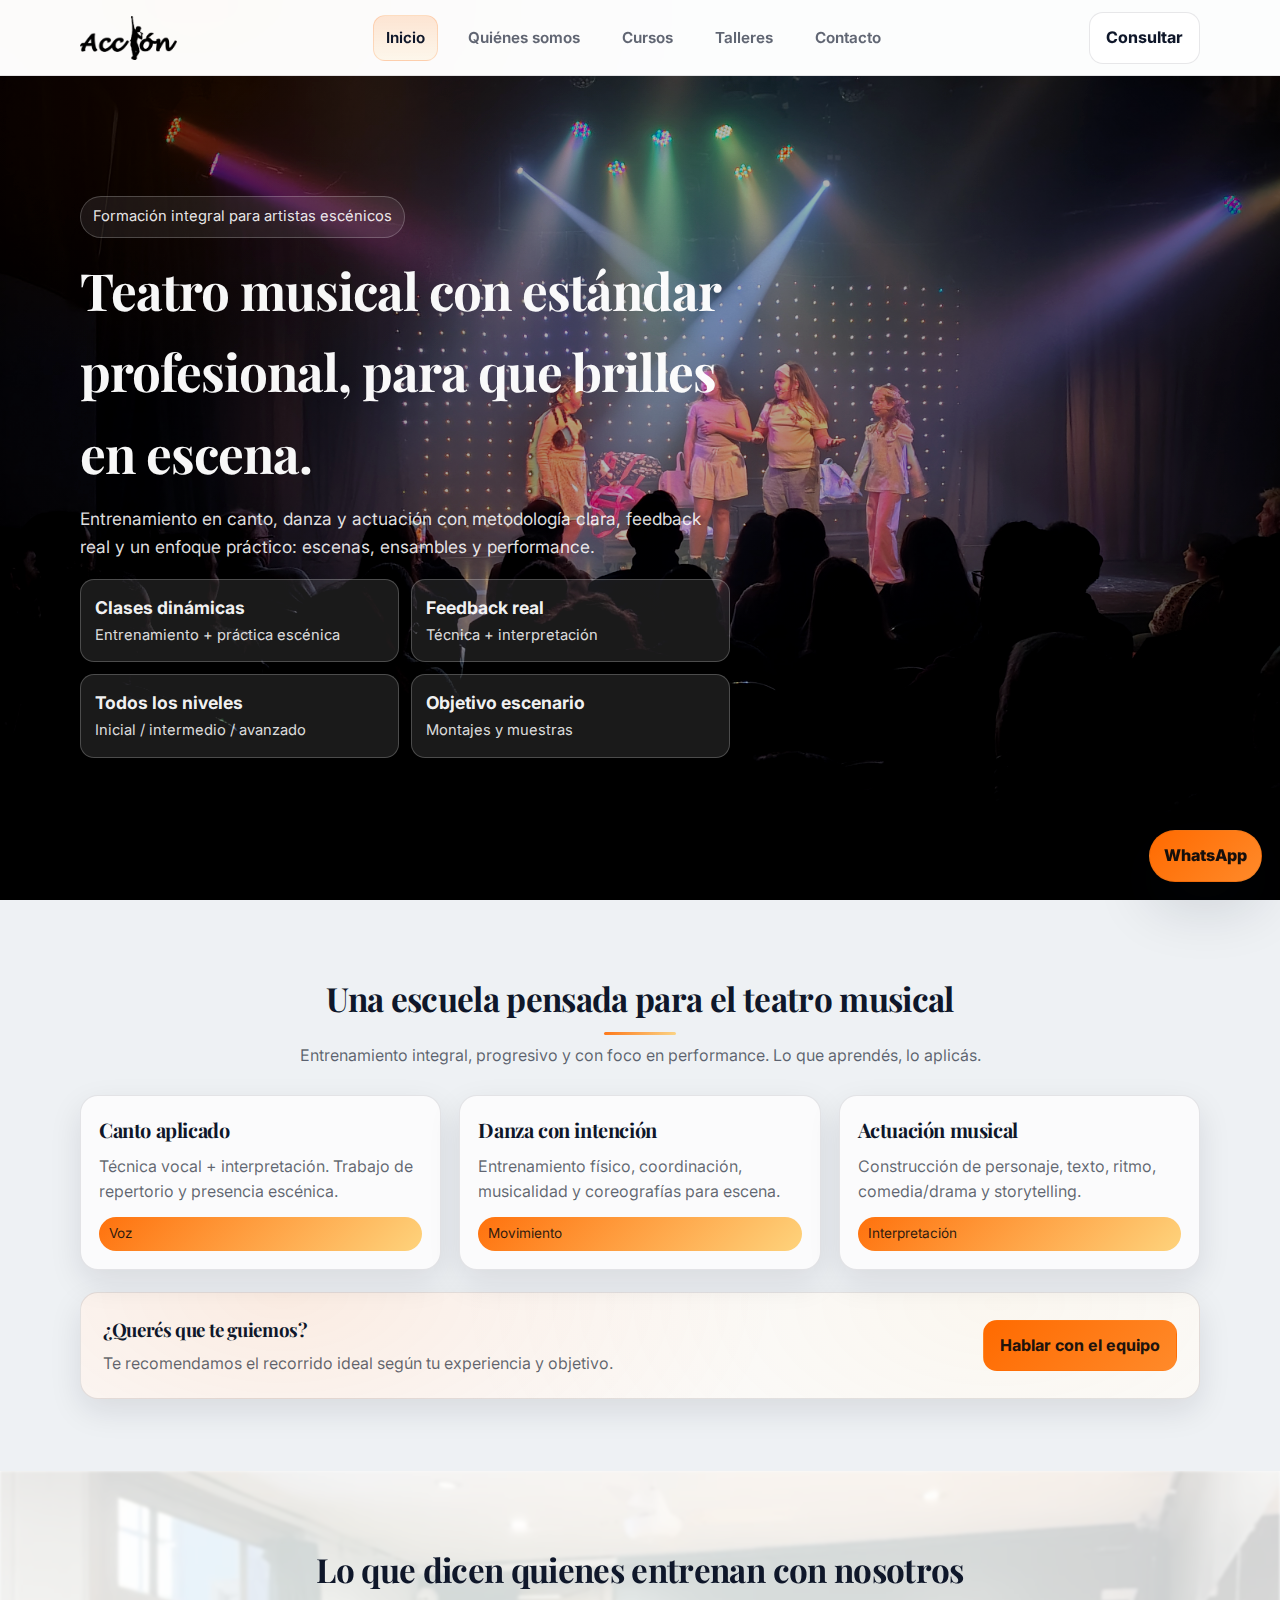
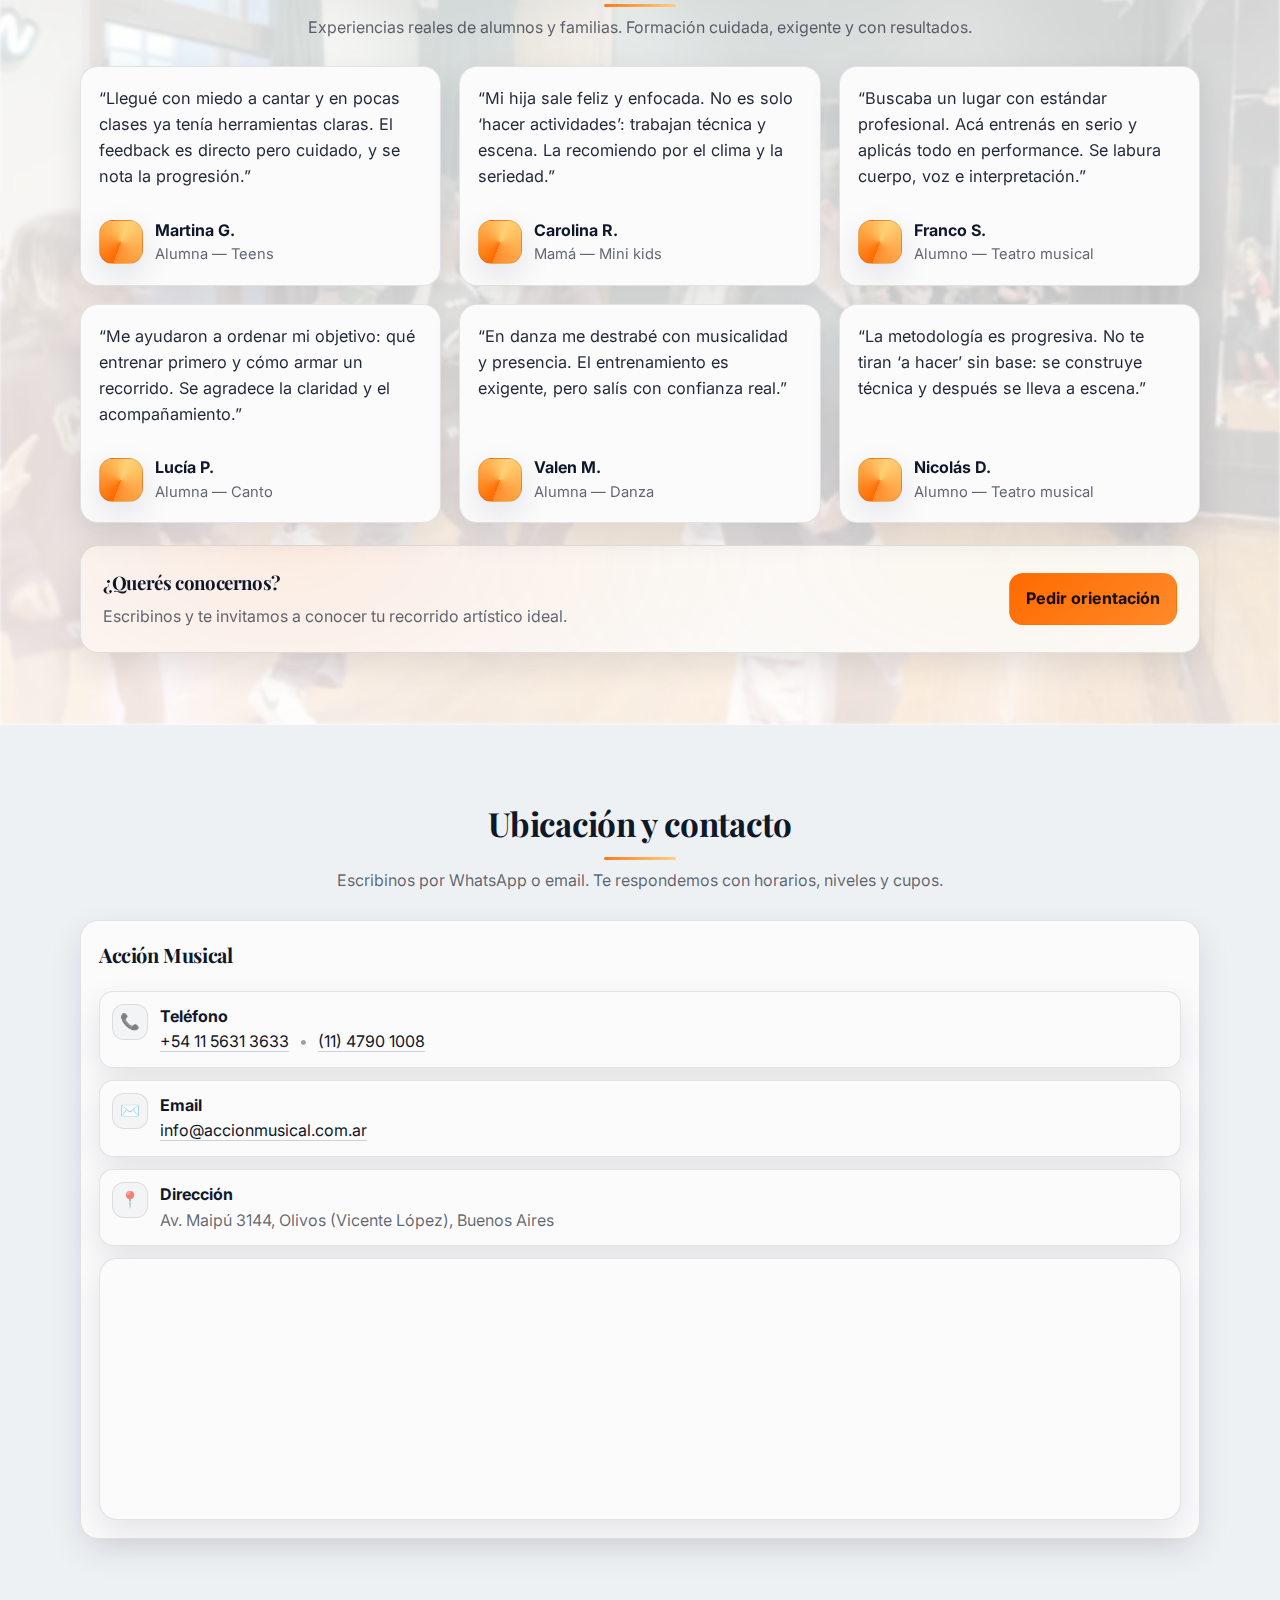
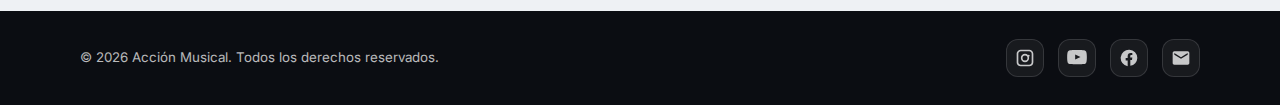
<file: index.html>
<!DOCTYPE html>
<html lang="es">

<head>
    <meta charset="UTF-8" />
    <meta name="viewport" content="width=device-width, initial-scale=1.0" />
    <title>Acción Musical | Teatro Musical en Buenos Aires</title>

    <link rel="preconnect" href="https://fonts.googleapis.com">
    <link rel="preconnect" href="https://fonts.gstatic.com" crossorigin>

    <link
        href="https://fonts.googleapis.com/css2?family=Inter:wght@400;600;700&family=Playfair+Display:wght@500;700&display=swap"
        rel="stylesheet">

    <link rel="stylesheet" href="styles.css" />
</head>

<body>
    <a class="wa-float" href="https://wa.me/541156313633" target="_blank" rel="noopener"
        aria-label="WhatsApp Acción Musical">
        WhatsApp
    </a>

    <header class="site-header">
        <div class="container header-inner">
            <a class="brand" href="index.html" aria-label="Acción Musical - Inicio">
                <img class="brand-logo" src="assets/images/accion-logo-completo-negro.png" alt="Acción Musical" />
            </a>

            <nav class="nav" aria-label="Navegación principal">
                <a href="index.html" aria-current="page">Inicio</a>
                <a href="pages/quienes-somos.html">Quiénes somos</a>
                <a href="pages/cursos.html">Cursos</a>
                <a href="pages/talleres.html">Talleres</a>
                <a href="pages/contacto.html">Contacto</a>
            </nav>

            <div class="header-actions">
                <a class="btn btn-ghost" href="pages/contacto.html">Consultar</a>
                <button class="menu-toggle" type="button" aria-label="Abrir menú" aria-expanded="false"
                    data-menu-toggle>
                    ☰
                </button>
            </div>
        </div>

        <div class="menu-panel" data-menu-panel>
            <div class="container" aria-label="Menú mobile">
                <a href="index.html" aria-current="page">Inicio</a>
                <a href="pages/quienes-somos.html">Quiénes somos</a>
                <a href="pages/cursos.html">Cursos</a>
                <a href="pages/talleres.html">Talleres</a>
                <a href="pages/contacto.html">Contacto</a>
            </div>
        </div>
    </header>

    <main>
        <section class="hero section--hero">
            <div class="container hero-grid">
                <div>
                    <span class="badge">Formación integral para artistas escénicos</span>
                    <h1>Teatro musical con estándar profesional, para que brilles en escena.</h1>
                    <p>
                        Entrenamiento en canto, danza y actuación con metodología clara, feedback real y un enfoque
                        práctico:
                        escenas, ensambles y performance.
                    </p>

                    <!-- <div class="hero-cta">
            <a class="btn btn-primary" href="pages/contacto.html">Inscribirme / Pedir info</a>
            <a class="btn btn-ghost" href="pages/cursos.html">Ver cursos</a>
          </div> -->

                    <div class="kpis" aria-label="Indicadores clave">
                        <div class="kpi">
                            <strong>Clases dinámicas</strong>
                            <span>Entrenamiento + práctica escénica</span>
                        </div>
                        <div class="kpi">
                            <strong>Feedback real</strong>
                            <span>Técnica + interpretación</span>
                        </div>
                        <div class="kpi">
                            <strong>Todos los niveles</strong>
                            <span>Inicial / intermedio / avanzado</span>
                        </div>
                        <div class="kpi">
                            <strong>Objetivo escenario</strong>
                            <span>Montajes y muestras</span>
                        </div>
                    </div>
                </div>

                <!-- <aside class="hero-card">
          <h3 style="margin:0 0 10px;">Tu primer paso</h3>
          <p style="margin:0;color:var(--muted);">
            Contanos tu edad, nivel y objetivos. Te sugerimos la mejor opción (curso o taller) y te pasamos horarios.
          </p>
          <div style="margin-top:14px; display:flex; gap:10px; flex-wrap:wrap;">
            <a class="btn btn-primary" href="pages/contacto.html">Quiero asesoramiento</a>
            <a class="btn btn-ghost" href="pages/talleres.html">Ver talleres</a>
          </div>
          <p class="help" style="margin-bottom:0;">
            Respuesta rápida y clara. Sin vueltas.
          </p>
        </aside> -->
            </div>
        </section>

        <section class="section section--dark">
            <div class="container">
                <div class="section-title">
                    <h2>Una escuela pensada para el teatro musical</h2>
                    <p>Entrenamiento integral, progresivo y con foco en performance. Lo que aprendés, lo aplicás.</p>
                </div>

                <div class="grid">
                    <article class="card">
                        <h3>Canto aplicado</h3>
                        <p>Técnica vocal + interpretación. Trabajo de repertorio y presencia escénica.</p>
                        <span class="tag">Voz</span>
                    </article>

                    <article class="card">
                        <h3>Danza con intención</h3>
                        <p>Entrenamiento físico, coordinación, musicalidad y coreografías para escena.</p>
                        <span class="tag">Movimiento</span>
                    </article>

                    <article class="card">
                        <h3>Actuación musical</h3>
                        <p>Construcción de personaje, texto, ritmo, comedia/drama y storytelling.</p>
                        <span class="tag">Interpretación</span>
                    </article>
                </div>

                <div style="margin-top:22px;" class="cta-band">
                    <div>
                        <h3 style="margin:0 0 6px;">¿Querés que te guiemos?</h3>
                        <p style="margin:0;color:var(--muted);">Te recomendamos el recorrido ideal según tu experiencia
                            y objetivo.</p>
                    </div>
                    <a class="btn btn-primary" href="pages/contacto.html">Hablar con el equipo</a>
                </div>
            </div>
        </section>

        <section class="section section--video" aria-label="Testimonios de estudiantes">
            <video class="bg-video" autoplay muted loop playsinline preload="metadata">
                <source src="assets/video/accion-index.mp4" type="video/mp4" />
            </video>

            <div class="container">
                <div class="section-title">
                    <h2>Lo que dicen quienes entrenan con nosotros</h2>
                    <p>Experiencias reales de alumnos y familias. Formación cuidada, exigente y con resultados.</p>
                </div>

                <div class="grid grid-3">
                    <article class="card testimonial">
                        <p class="quote">
                            “Llegué con miedo a cantar y en pocas clases ya tenía herramientas claras. El feedback es
                            directo pero
                            cuidado, y se nota la progresión.”
                        </p>
                        <div class="who">
                            <span class="avatar" aria-hidden="true"></span>
                            <div>
                                <strong>Martina G.</strong>
                                <span>Alumna — Teens</span>
                            </div>
                        </div>
                    </article>

                    <article class="card testimonial">
                        <p class="quote">
                            “Mi hija sale feliz y enfocada. No es solo ‘hacer actividades’: trabajan técnica y escena.
                            La recomiendo por el clima y la seriedad.”
                        </p>
                        <div class="who">
                            <span class="avatar" aria-hidden="true"></span>
                            <div>
                                <strong>Carolina R.</strong>
                                <span>Mamá — Mini kids</span>
                            </div>
                        </div>
                    </article>

                    <article class="card testimonial">
                        <p class="quote">
                            “Buscaba un lugar con estándar profesional. Acá entrenás en serio y aplicás todo en
                            performance. Se
                            labura cuerpo, voz e interpretación.”
                        </p>
                        <div class="who">
                            <span class="avatar" aria-hidden="true"></span>
                            <div>
                                <strong>Franco S.</strong>
                                <span>Alumno — Teatro musical</span>
                            </div>
                        </div>
                    </article>

                    <article class="card testimonial">
                        <p class="quote">
                            “Me ayudaron a ordenar mi objetivo: qué entrenar primero y cómo armar un recorrido. Se
                            agradece la claridad
                            y el acompañamiento.”
                        </p>
                        <div class="who">
                            <span class="avatar" aria-hidden="true"></span>
                            <div>
                                <strong>Lucía P.</strong>
                                <span>Alumna — Canto</span>
                            </div>
                        </div>
                    </article>

                    <article class="card testimonial">
                        <p class="quote">
                            “En danza me destrabé con musicalidad y presencia. El entrenamiento es exigente, pero salís
                            con confianza
                            real.”
                        </p>
                        <div class="who">
                            <span class="avatar" aria-hidden="true"></span>
                            <div>
                                <strong>Valen M.</strong>
                                <span>Alumna — Danza</span>
                            </div>
                        </div>
                    </article>

                    <article class="card testimonial">
                        <p class="quote">
                            “La metodología es progresiva. No te tiran ‘a hacer’ sin base: se construye técnica y
                            después se lleva a
                            escena.”
                        </p>
                        <div class="who">
                            <span class="avatar" aria-hidden="true"></span>
                            <div>
                                <strong>Nicolás D.</strong>
                                <span>Alumno — Teatro musical</span>
                            </div>
                        </div>
                    </article>
                </div>

                <div style="margin-top:22px;" class="cta-band">
                    <div>
                        <h3 style="margin:0 0 6px;">¿Querés conocernos?</h3>
                        <p style="margin:0;color:var(--muted);">Escribinos y te invitamos a conocer tu recorrido
                            artístico ideal.</p>
                    </div>
                    <a class="btn btn-primary" href="pages/contacto.html">Pedir orientación</a>
                </div>
            </div>
        </section>
    </main>

    <section class="section section--dark">
        <div class="container">
            <div class="section-title">
                <h2>Ubicación y contacto</h2>
                <p>Escribinos por WhatsApp o email. Te respondemos con horarios, niveles y cupos.</p>
            </div>
            
            <div class="contact-grid">
                <div class="card contact-card">
                    <h3 style="margin:0 0 10px;">Acción Musical</h3>
                    
                    <div class="contact-list" role="list">
                        
                        <div class="contact-item" role="listitem">
                            <span class="icon" aria-hidden="true">📞</span>
                            <div>
                                <strong>Teléfono</strong>
                                <span>
                                    <a href="tel:+541156313633">+54 11 5631 3633</a>
                                    <span class="muted-sep">•</span>
                                    <a href="tel:+541147901008">(11) 4790 1008</a>
                                </span>
                            </div>
                        </div>
                        
                        <div class="contact-item" role="listitem">
                            <span class="icon" aria-hidden="true">✉️</span>
                            <div>
                                <strong>Email</strong>
                                <span><a href="mailto:info@accionmusical.com.ar">info@accionmusical.com.ar</a></span>
                            </div>
                        </div>
                        <div class="contact-item" role="listitem">
                            <span class="icon" aria-hidden="true">📍</span>
                            <div>
                                <strong>Dirección</strong>
                                <span>Av. Maipú 3144, Olivos (Vicente López), Buenos Aires</span>
                            </div>
                        </div>
                        <div class="map-embed" aria-label="Mapa de Acción Musical">
                            <iframe title="Mapa - Acción Musical" loading="lazy" referrerpolicy="no-referrer-when-downgrade"
                                src="https://www.google.com/maps?q=Av.%20Maip%C3%BA%203144,%20Olivos,%20Buenos%20Aires&output=embed">
                            </iframe>
                        </div>
                    </div>

                    <!-- <div class="contact-actions">
                        <a class="btn btn-primary" href="https://wa.me/541156313633" target="_blank"
                            rel="noopener">WhatsApp</a>
                        <a class="btn btn-ghost" href="pages/contacto.html">Formulario</a>
                        <a class="btn btn-ghost" href="mailto:info@accionmusical.com.ar">Email</a>
                    </div>

                    <p class="help" style="margin:12px 0 0;">
                        Tip: contanos edad, experiencia y objetivo (hobby, formación, audiciones) y te guiamos.
                    </p> -->
                </div>


                <!-- <div class="map-mini">
                    <div class="mini-kpi">
                        <strong>Respuesta rápida</strong>
                        <span>WhatsApp / Email</span>
                    </div>
                    <div class="mini-kpi">
                        <strong>Orientación</strong>
                        <span>Curso o taller ideal</span>
                    </div>
                </div> -->
            </div>
        </div>
    </section>

    <footer class="footer">
        <div class="container footer-inner">
            <small>© <span data-year></span> Acción Musical. Todos los derechos reservados.</small>

            <div class="footer-socials" aria-label="Redes sociales">
                <a href="https://www.instagram.com/accionmusical" target="_blank" rel="noopener noreferrer"
                    aria-label="Instagram">
                    <svg viewBox="0 0 24 24" aria-hidden="true">
                        <path
                            d="M7 2C4.2 2 2 4.2 2 7v10c0 2.8 2.2 5 5 5h10c2.8 0 5-2.2 5-5V7c0-2.8-2.2-5-5-5H7zm10 2c1.7 0 3 1.3 3 3v10c0 1.7-1.3 3-3 3H7c-1.7 0-3-1.3-3-3V7c0-1.7 1.3-3 3-3h10zm-5 3a5 5 0 100 10 5 5 0 000-10zm0 2a3 3 0 110 6 3 3 0 010-6zm4.5-.9a1.1 1.1 0 100 2.2 1.1 1.1 0 000-2.2z" />
                    </svg>
                </a>

                <a href="https://www.youtube.com/@AccionContenidos" target="_blank" rel="noopener noreferrer"
                    aria-label="YouTube">
                    <svg viewBox="0 0 24 24" aria-hidden="true">
                        <path
                            d="M23.5 6.2s-.2-1.7-.9-2.4c-.9-.9-1.9-.9-2.4-1C16.9 2.5 12 2.5 12 2.5h0s-4.9 0-8.2.3c-.5.1-1.5.1-2.4 1-.7.7-.9 2.4-.9 2.4S.2 8.2.2 10.1v1.8c0 1.9.3 3.9.3 3.9s.2 1.7.9 2.4c.9.9 2.1.9 2.6 1 1.9.2 8 .3 8 .3s4.9 0 8.2-.3c.5-.1 1.5-.1 2.4-1 .7-.7.9-2.4.9-2.4s.3-2 .3-3.9v-1.8c0-1.9-.3-3.9-.3-3.9zM9.8 13.9V7.9l6.4 3-6.4 3z" />
                    </svg>
                </a>

                <a href="https://www.facebook.com/accionmusical" target="_blank" rel="noopener noreferrer"
                    aria-label="Facebook">
                    <svg viewBox="0 0 24 24" aria-hidden="true">
                        <path
                            d="M22 12a10 10 0 10-11.6 9.9v-7H8v-2.9h2.4V9.8c0-2.4 1.4-3.7 3.6-3.7 1 0 2 .1 2 .1v2.2h-1.1c-1.1 0-1.4.7-1.4 1.4v1.7H16l-.4 2.9h-2v7A10 10 0 0022 12z" />
                    </svg>
                </a>

                <a href="mailto:info@accionmusical.com.ar" aria-label="Email">
                    <svg viewBox="0 0 24 24" aria-hidden="true">
                        <path
                            d="M20 4H4c-1.1 0-2 .9-2 2v12c0 1.1.9 2 2 2h16c1.1 0 2-.9 2-2V6c0-1.1-.9-2-2-2zm0 4l-8 5-8-5V6l8 5 8-5v2z" />
                    </svg>
                </a>
            </div>
        </div>
    </footer>

    <script src="script.js"></script>
</body>

</html>
</file>
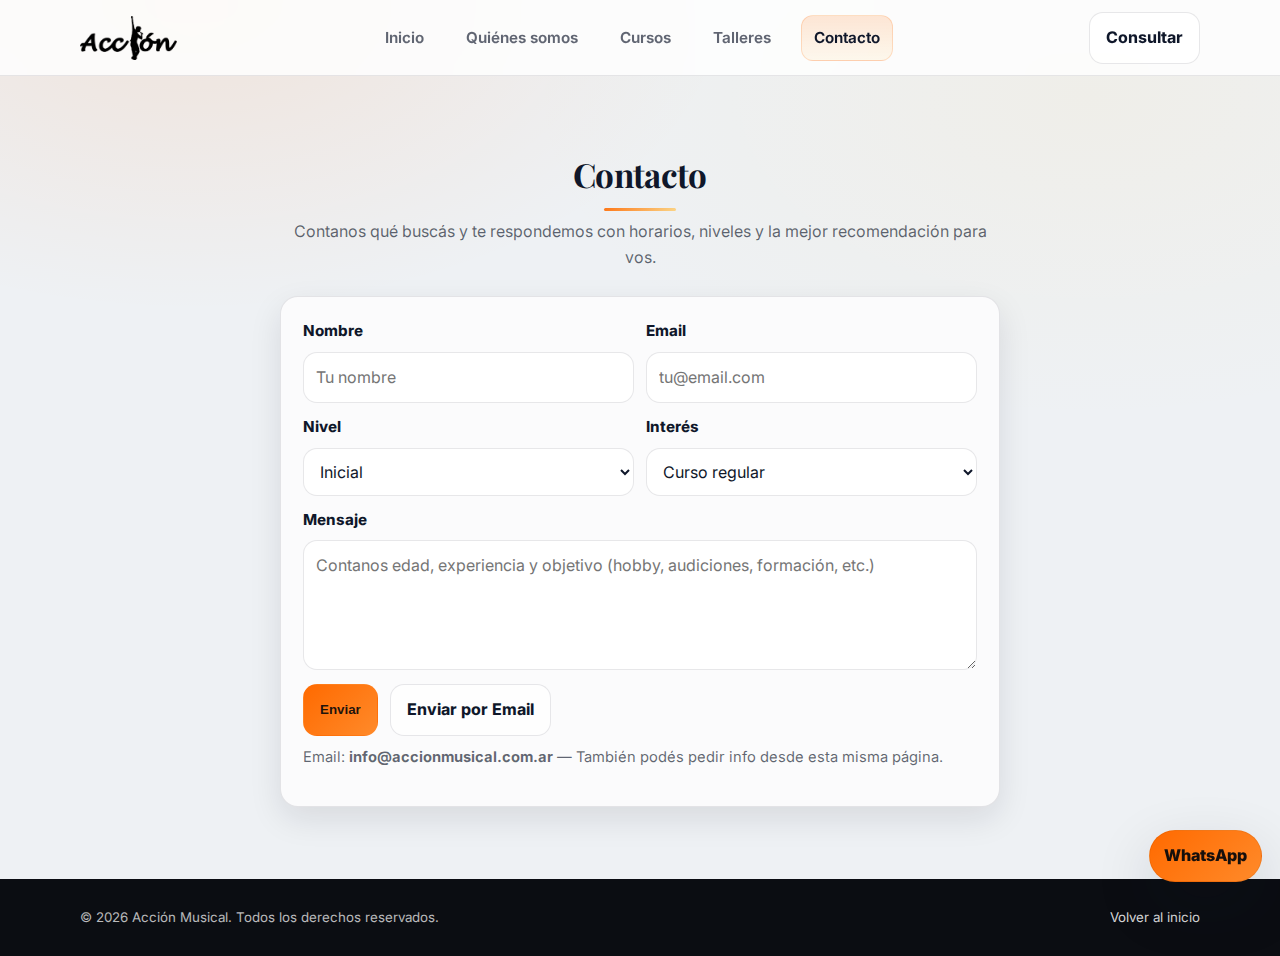
<file: pages/contacto.html>
<!DOCTYPE html>
<html lang="es">

<head>
  <meta charset="UTF-8" />
  <meta name="viewport" content="width=device-width, initial-scale=1.0" />
  <title>Acción Musical | Contacto</title>

  <link rel="preconnect" href="https://fonts.googleapis.com">
  <link rel="preconnect" href="https://fonts.gstatic.com" crossorigin>
  <link
    href="https://fonts.googleapis.com/css2?family=Inter:wght@400;600;700&family=Playfair+Display:wght@500;700&display=swap"
    rel="stylesheet">
  <link rel="stylesheet" href="../styles.css" />
</head>

<body>
  <a class="wa-float" href="https://wa.me/541156313633" target="_blank" rel="noopener"
    aria-label="WhatsApp Acción Musical">
    WhatsApp
  </a>

  <header class="site-header">
    <div class="container header-inner">
      <a class="brand" href="./../index.html" aria-label="Acción Musical - Inicio">
        <img class="brand-logo" src="/assets/images/accion-logo-completo-negro.png" alt="Acción Musical" />
      </a>

      <nav class="nav" aria-label="Navegación principal">
        <a href="../index.html">Inicio</a>
        <a href="quienes-somos.html">Quiénes somos</a>
        <a href="cursos.html">Cursos</a>
        <a href="talleres.html">Talleres</a>
        <a href="contacto.html" aria-current="page">Contacto</a>
      </nav>

      <div class="header-actions">
        <a class="btn btn-ghost" href="contacto.html">Consultar</a>
        <button class="menu-toggle" type="button" aria-label="Abrir menú" aria-expanded="false" data-menu-toggle>
          ☰
        </button>
      </div>
    </div>

    <div class="menu-panel" data-menu-panel>
      <div class="container">
        <a href="../index.html">Inicio</a>
        <a href="quienes-somos.html">Quiénes somos</a>
        <a href="cursos.html">Cursos</a>
        <a href="talleres.html">Talleres</a>
        <a href="contacto.html" aria-current="page">Contacto</a>
      </div>
    </div>
  </header>

  <main class="section">
    <div class="container">
      <div class="section-title">
        <h2>Contacto</h2>
        <p>Contanos qué buscás y te respondemos con horarios, niveles y la mejor recomendación para vos.</p>
      </div>

      <div class="form">
        <form>
          <div class="form-grid">
            <div class="field">
              <label for="nombre">Nombre</label>
              <input id="nombre" name="nombre" type="text" placeholder="Tu nombre" required />
            </div>

            <div class="field">
              <label for="email">Email</label>
              <input id="email" name="email" type="email" placeholder="tu@email.com" required />
            </div>

            <div class="field">
              <label for="nivel">Nivel</label>
              <select id="nivel" name="nivel">
                <option value="inicial">Inicial</option>
                <option value="intermedio">Intermedio</option>
                <option value="avanzado">Avanzado</option>
                <option value="no-se">No estoy segura/o</option>
              </select>
            </div>

            <div class="field">
              <label for="interes">Interés</label>
              <select id="interes" name="interes">
                <option value="curso">Curso regular</option>
                <option value="taller">Taller intensivo</option>
                <option value="orientacion">Quiero orientación</option>
              </select>
            </div>
          </div>

          <div class="field" style="margin-top:12px;">
            <label for="mensaje">Mensaje</label>
            <textarea id="mensaje" name="mensaje"
              placeholder="Contanos edad, experiencia y objetivo (hobby, audiciones, formación, etc.)"></textarea>
          </div>

          <div style="margin-top:14px; display:flex; gap:12px; flex-wrap:wrap;">
            <button class="btn btn-primary" type="submit">Enviar</button>
            <a class="btn btn-ghost" href="mailto:info@accionmusical.com.ar">Enviar por Email</a>
          </div>

          <p class="help">
            Email: <strong>info@accionmusical.com.ar</strong> — También podés pedir info desde esta misma página.
          </p>
        </form>
      </div>
    </div>
  </main>

  <footer class="footer">
    <div class="container footer-inner">
      <small>© <span data-year></span> Acción Musical. Todos los derechos reservados.</small>
      <small><a href="../index.html">Volver al inicio</a></small>
    </div>
  </footer>

  <script src="../script.js"></script>
</body>

</html>
</file>
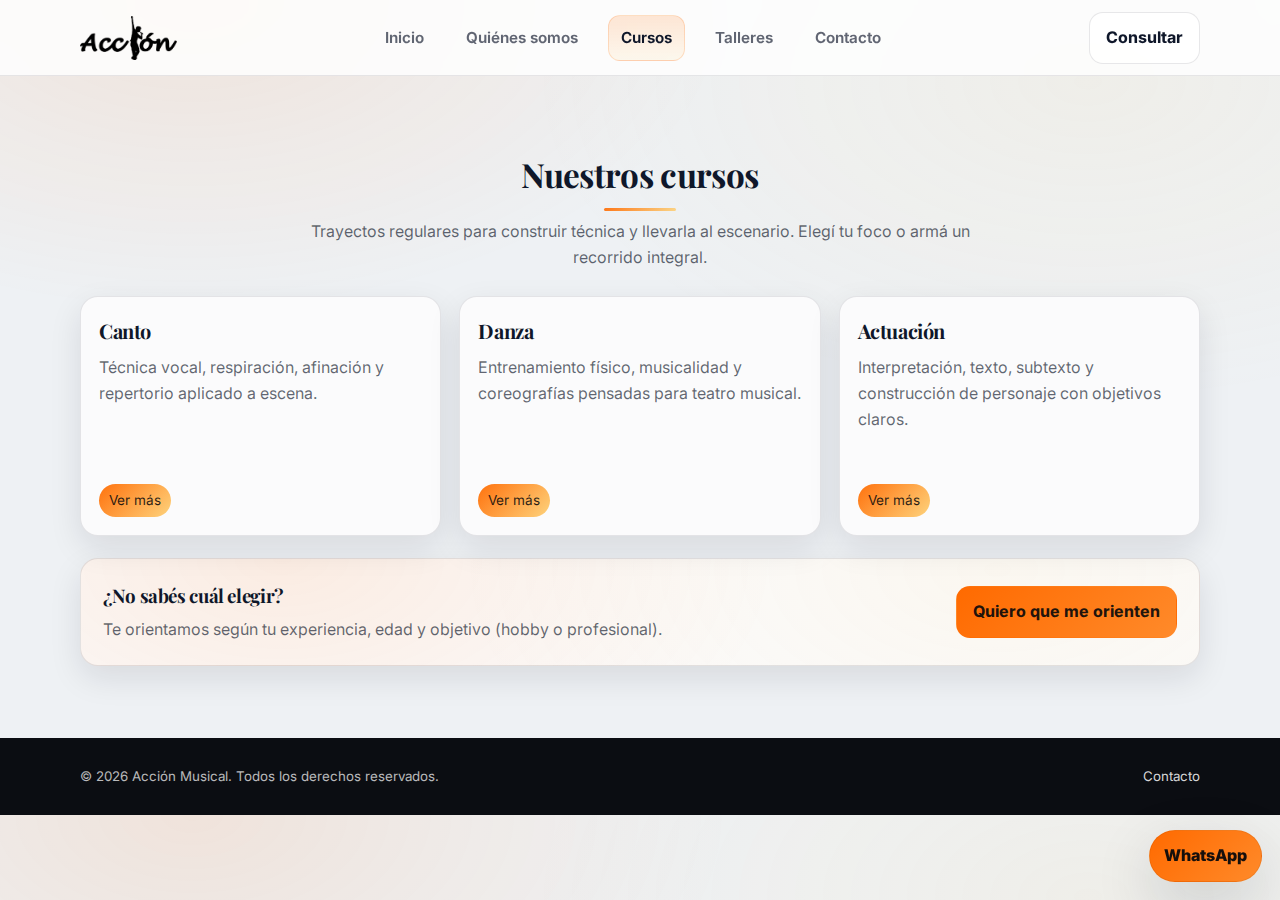
<file: pages/cursos.html>
<!DOCTYPE html>
<html lang="es">

<head>
  <meta charset="UTF-8" />
  <meta name="viewport" content="width=device-width, initial-scale=1.0" />
  <title>Acción Musical | Cursos</title>

  <link rel="preconnect" href="https://fonts.googleapis.com">
  <link rel="preconnect" href="https://fonts.gstatic.com" crossorigin>
  <link
    href="https://fonts.googleapis.com/css2?family=Inter:wght@400;600;700&family=Playfair+Display:wght@500;700&display=swap"
    rel="stylesheet">

  <link rel="stylesheet" href="../styles.css" />
</head>

<body>
  <a class="wa-float" href="https://wa.me/541156313633" target="_blank" rel="noopener"
    aria-label="WhatsApp Acción Musical">
    WhatsApp
  </a>

  <header class="site-header">
    <div class="container header-inner">
      <a class="brand" href="./../index.html" aria-label="Acción Musical - Inicio">
        <img class="brand-logo" src="/assets/images/accion-logo-completo-negro.png" alt="Acción Musical" />
      </a>

      <nav class="nav" aria-label="Navegación principal">
        <a href="../index.html">Inicio</a>
        <a href="quienes-somos.html">Quiénes somos</a>
        <a href="cursos.html" aria-current="page">Cursos</a>
        <a href="talleres.html">Talleres</a>
        <a href="contacto.html">Contacto</a>
      </nav>

      <div class="header-actions">
        <a class="btn btn-ghost" href="contacto.html">Consultar</a>
        <button class="menu-toggle" type="button" aria-label="Abrir menú" aria-expanded="false" data-menu-toggle>
          ☰
        </button>
      </div>
    </div>

    <div class="menu-panel" data-menu-panel>
      <div class="container" aria-label="Menú mobile">
        <a href="../index.html">Inicio</a>
        <a href="quienes-somos.html">Quiénes somos</a>
        <a href="cursos.html" aria-current="page">Cursos</a>
        <a href="talleres.html">Talleres</a>
        <a href="contacto.html">Contacto</a>
      </div>
    </div>
  </header>

  <main class="section">
    <div class="container">
      <div class="section-title">
        <h2>Nuestros cursos</h2>
        <p>
          Trayectos regulares para construir técnica y llevarla al escenario.
          Elegí tu foco o armá un recorrido integral.
        </p>
      </div>
      <div class="grid" data-courses>
        <article class="card course-card" data-course>
          <div class="course-main">
            <h3>Canto</h3>
            <p>Técnica vocal, respiración, afinación y repertorio aplicado a escena.</p>
            <span class="tag">Ver más</span>
          </div>
          <div class="course-expand" aria-hidden="true">
            <p class="course-expand__title">Elegí tu edad</p>
            <div class="course-options">
              <button type="button" data-level="nino">Niño</button>
              <button type="button" data-level="adolescente">Adolescente</button>
              <button type="button" data-level="adulto">Adulto</button>
            </div>
          </div>
        </article>
        <article class="card course-card" data-course>
          <div class="course-main">
            <h3>Danza</h3>
            <p>Entrenamiento físico, musicalidad y coreografías pensadas para teatro musical.</p>
            <span class="tag">Ver más</span>
          </div>
          <div class="course-expand" aria-hidden="true">
            <p class="course-expand__title">Elegí tu edad</p>
            <div class="course-options">
              <button type="button" data-level="nino">Niño</button>
              <button type="button" data-level="adolescente">Adolescente</button>
              <button type="button" data-level="adulto">Adulto</button>
            </div>
          </div>
        </article>
        <article class="card course-card" data-course>
          <div class="course-main">
            <h3>Actuación</h3>
            <p>Interpretación, texto, subtexto y construcción de personaje con objetivos claros.</p>
            <span class="tag">Ver más</span>
          </div>
          <div class="course-expand" aria-hidden="true">
            <p class="course-expand__title">Elegí tu edad</p>
            <div class="course-options">
              <button type="button" data-level="nino">Niño</button>
              <button type="button" data-level="adolescente">Adolescente</button>
              <button type="button" data-level="adulto">Adulto</button>
            </div>
          </div>
        </article>
      </div>
      <div style="margin-top:22px;" class="cta-band">
        <div>
          <h3 style="margin:0 0 6px;">¿No sabés cuál elegir?</h3>
          <p style="margin:0;color:var(--muted);">Te orientamos según tu experiencia, edad y objetivo (hobby o
            profesional).</p>
        </div>
        <a class="btn btn-primary" href="contacto.html">Quiero que me orienten</a>
      </div>
    </div>
  </main>
  <footer class="footer">
    <div class="container footer-inner">
      <small>© <span data-year></span> Acción Musical. Todos los derechos reservados.</small>
      <small><a href="contacto.html">Contacto</a></small>
    </div>
  </footer>

  <script src="../script.js"></script>
</body>

</html>
</file>
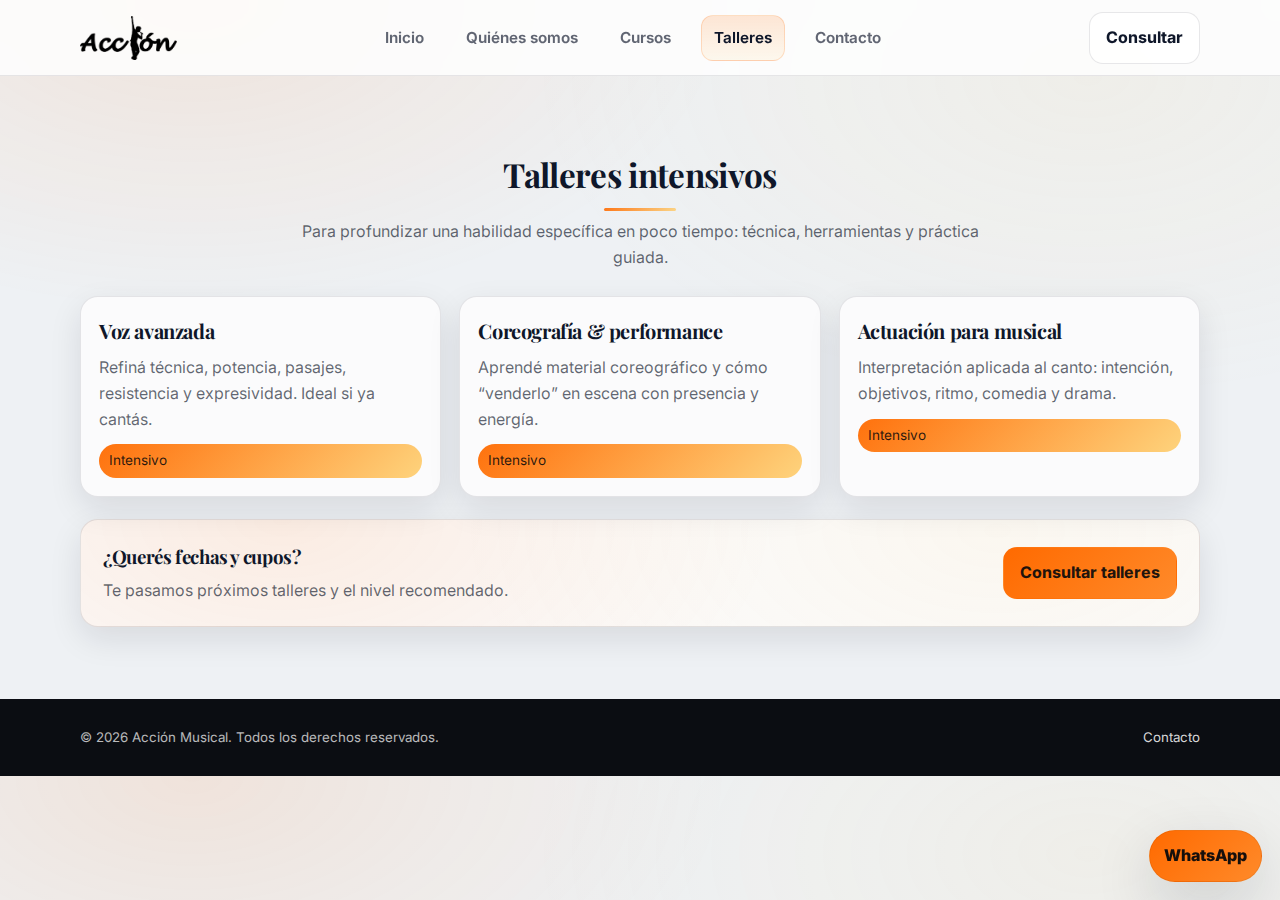
<file: pages/talleres.html>
<!DOCTYPE html>
<html lang="es">

<head>
  <meta charset="UTF-8" />
  <meta name="viewport" content="width=device-width, initial-scale=1.0" />
  <title>Acción Musical | Talleres</title>

  <link rel="preconnect" href="https://fonts.googleapis.com">
  <link rel="preconnect" href="https://fonts.gstatic.com" crossorigin>
  <link
    href="https://fonts.googleapis.com/css2?family=Inter:wght@400;600;700&family=Playfair+Display:wght@500;700&display=swap"
    rel="stylesheet">
  <link rel="stylesheet" href="../styles.css" />
</head>

<body>
  <a class="wa-float" href="https://wa.me/541156313633" target="_blank" rel="noopener"
    aria-label="WhatsApp Acción Musical">
    WhatsApp
  </a>

  <header class="site-header">
    <div class="container header-inner">
      <a class="brand" href="./../index.html" aria-label="Acción Musical - Inicio">
        <img class="brand-logo" src="/assets/images/accion-logo-completo-negro.png" alt="Acción Musical" />
      </a>

      <nav class="nav" aria-label="Navegación principal">
        <a href="../index.html">Inicio</a>
        <a href="quienes-somos.html">Quiénes somos</a>
        <a href="cursos.html">Cursos</a>
        <a href="talleres.html" aria-current="page">Talleres</a>
        <a href="contacto.html">Contacto</a>
      </nav>

      <div class="header-actions">
        <a class="btn btn-ghost" href="contacto.html">Consultar</a>
        <button class="menu-toggle" type="button" aria-label="Abrir menú" aria-expanded="false" data-menu-toggle>
          ☰
        </button>
      </div>
    </div>

    <div class="menu-panel" data-menu-panel>
      <div class="container">
        <a href="../index.html">Inicio</a>
        <a href="quienes-somos.html">Quiénes somos</a>
        <a href="cursos.html">Cursos</a>
        <a href="talleres.html" aria-current="page">Talleres</a>
        <a href="contacto.html">Contacto</a>
      </div>
    </div>
  </header>

  <main class="section">
    <div class="container">
      <div class="section-title">
        <h2>Talleres intensivos</h2>
        <p>Para profundizar una habilidad específica en poco tiempo: técnica, herramientas y práctica guiada.</p>
      </div>

      <div class="grid grid-equal">
        <article class="card card--stack">
          <h3>Voz avanzada</h3>
          <p>Refiná técnica, potencia, pasajes, resistencia y expresividad. Ideal si ya cantás.</p>
          <span class="tag">Intensivo</span>
        </article>

        <article class="card card--stack">
          <h3>Coreografía & performance</h3>
          <p>Aprendé material coreográfico y cómo “venderlo” en escena con presencia y energía.</p>
          <span class="tag">Intensivo</span>
        </article>

        <article class="card card--stack">
          <h3>Actuación para musical</h3>
          <p>Interpretación aplicada al canto: intención, objetivos, ritmo, comedia y drama.</p>
          <span class="tag">Intensivo</span>
        </article>
      </div>

      <div style="margin-top:22px;" class="cta-band">
        <div>
          <h3 style="margin:0 0 6px;">¿Querés fechas y cupos?</h3>
          <p style="margin:0;color:var(--muted);">Te pasamos próximos talleres y el nivel recomendado.</p>
        </div>
        <a class="btn btn-primary" href="contacto.html">Consultar talleres</a>
      </div>
    </div>
  </main>

  <footer class="footer">
    <div class="container footer-inner">
      <small>© <span data-year></span> Acción Musical. Todos los derechos reservados.</small>
      <small><a href="contacto.html">Contacto</a></small>
    </div>
  </footer>

  <script src="../script.js"></script>
</body>

</html>
</file>
<file: styles.css>
/* =========================================================
   ACCIÓN MUSICAL — Styles (Intermedio / elegante / balanceado)
   Objetivos de esta versión:
   - Menos "claro" (más contraste y profundidad) sin perder limpieza
   - Cards con alturas uniformes en TODAS las grillas
   - Cursos: apertura más lenta + cards cerradas iguales
   - Staff carousel: cards con altura consistente
   - Footer: se mantiene tal cual (perfecto)
========================================================= */

/* -------------------------
   Design Tokens
-------------------------- */
:root {
  /* Backgrounds (un poco menos claro) */
  --bg: #eef1f4;
  --surface: #fbfbfc;
  --surface-2: #e9edf1;
  --border: rgba(15, 23, 42, 0.10);

  /* Text */
  --text: #0f172a;
  --muted: rgba(15, 23, 42, 0.66);

  /* Brand */
  --brand: #ff6a00;
  --brand-2: #ff8a2a;
  --brand-soft: rgba(255, 106, 0, 0.10);
  --brand-ring: rgba(255, 106, 0, 0.45);

  /* Accent */
  --accent: #ffcc66;

  /* Shadows (un poco más presentes) */
  --shadow: 0 12px 32px rgba(15, 23, 42, 0.10);
  --shadow-lg: 0 22px 60px rgba(15, 23, 42, 0.16);

  /* Radius */
  --radius: 18px;
  --radius-sm: 12px;

  /* Layout */
  --container: 1120px;
  --header-h: 76px;
}

/* -------------------------
   Reset / Base
-------------------------- */
*,
*::before,
*::after { box-sizing: border-box; }

html { scroll-behavior: smooth; }

body {
  margin: 0;
  font-family: "Inter", system-ui, -apple-system, Segoe UI, Roboto, Arial, sans-serif;
  color: var(--text);
  line-height: 1.6;
  background:
    radial-gradient(900px 520px at 15% 0%, var(--brand-soft), transparent 60%),
    radial-gradient(900px 520px at 85% 10%, rgba(255, 204, 102, 0.08), transparent 62%),
    var(--bg);
}

h1, h2, h3 {
  font-family: "Playfair Display", ui-serif, Georgia, "Times New Roman", serif;
  letter-spacing: -0.02em;
}

img { max-width: 100%; display: block; }
a { color: inherit; }

/* Accesibilidad: focus visible */
:focus-visible {
  outline: 3px solid var(--brand-ring);
  outline-offset: 3px;
  border-radius: 10px;
}

/* -------------------------
   Layout / Utilities
-------------------------- */
.container {
  width: min(var(--container), calc(100% - 40px));
  margin: 0 auto;
}

.section { padding: 72px 0; }

.badge {
  display: inline-flex;
  align-items: center;
  gap: 10px;
  padding: 8px 12px;
  border: 1px solid var(--border);
  background: linear-gradient(180deg, rgba(255,255,255,0.92), rgba(255,255,255,0.70));
  border-radius: 999px;
  color: var(--muted);
  font-size: 0.92rem;
}

/* =========================================================
   Section Backgrounds
========================================================= */
.section--dark { background: transparent; }

.section--alt {
  background: var(--surface-2);
  border-top: 1px solid var(--border);
  border-bottom: 1px solid var(--border);
}

/* =========================================================
   Header (Sticky - Glass Claro)
========================================================= */
.site-header {
  position: sticky;
  top: 0;
  z-index: 999;
  height: var(--header-h);
  backdrop-filter: blur(14px);
  background: rgba(255, 255, 255, 0.82);
  border-bottom: 1px solid var(--border);
}

.header-inner {
  height: var(--header-h);
  display: flex;
  align-items: center;
  justify-content: space-between;
  gap: 16px;
}

.brand {
  display: inline-flex;
  align-items: center;
  text-decoration: none;
}

/* ✅ Nuevo: logo imagen */
.brand-logo{
  height: 44px;
  width: auto;
  display: block;
  object-fit: contain;
}

.nav {
  display: flex;
  align-items: center;
  gap: 18px;
}

.nav a {
  text-decoration: none;
  color: var(--muted);
  font-weight: 650;
  font-size: 0.95rem;
  padding: 10px 12px;
  border-radius: 12px;
  transition: background 180ms ease, color 180ms ease, transform 180ms ease, border-color 180ms ease;
}

.nav a:hover {
  background: rgba(15, 23, 42, 0.04);
  color: var(--text);
}

.nav a[aria-current="page"] {
  color: var(--text);
  background: linear-gradient(180deg, rgba(255, 106, 0, 0.16), rgba(255, 204, 102, 0.10));
  border: 1px solid rgba(255, 106, 0, 0.18);
}

.header-actions {
  display: flex;
  align-items: center;
  gap: 10px;
}

/* -------------------------
   Buttons
-------------------------- */
.btn {
  display: inline-flex;
  align-items: center;
  justify-content: center;
  gap: 10px;
  padding: 12px 16px;
  border-radius: 14px;
  border: 1px solid var(--border);
  text-decoration: none;
  font-weight: 750;
  transition: transform 160ms ease, background 160ms ease, border-color 160ms ease, filter 160ms ease;
  cursor: pointer;
  user-select: none;
}

.btn:hover { transform: translateY(-1px); }

.btn-primary {
  background: linear-gradient(135deg, var(--brand), var(--brand-2));
  color: rgba(10, 10, 12, 0.92);
  border-color: transparent;
}

.btn-primary:hover { filter: brightness(1.02); }

.btn-ghost {
  background: rgba(255, 255, 255, 0.75);
  color: var(--text);
}

.btn-ghost:hover { background: rgba(255, 255, 255, 0.95); }

/* Menú mobile */
.menu-toggle {
  display: none;
  width: 44px;
  height: 44px;
  border-radius: 14px;
  border: 1px solid var(--border);
  background: rgba(255,255,255,0.75);
  color: var(--text);
}

.menu-panel { display: none; }

/* =========================================================
   Hero (Imagen + overlay)
========================================================= */
.hero {
  position: relative;
  overflow: hidden;
  min-height: calc(100svh - var(--header-h));
  display: grid;
  align-items: center;
  padding: 42px 0 64px;
}

.hero::before {
  content: "";
  position: absolute;
  inset: 0;
  z-index: 0;

  background:
    linear-gradient(
      90deg,
      rgba(0, 0, 0, 0.50) 0%,
      rgba(0, 0, 0, 0.28) 55%,
      rgba(0, 0, 0, 0.50) 100%
    ),
    radial-gradient(900px 520px at 18% 10%, rgba(255, 106, 0, 0.16), transparent 60%),
    url("assets/images/index.jpg") center / cover no-repeat;

  background-attachment: fixed;
  filter: saturate(1.05) contrast(1.06);
}

.hero > .container { position: relative; z-index: 1; }

.hero-grid {
  display: grid;
  grid-template-columns: 1.2fr 0.8fr;
  gap: 36px;
  align-items: center;
}

.hero .badge {
  color: rgba(255,255,255,0.90);
  border-color: rgba(255,255,255,0.22);
  background: rgba(255,255,255,0.08);
}

.hero h1 {
  color: rgba(255,255,255,0.97);
  font-size: clamp(2.3rem, 4vw, 3.6rem);
  margin: 12px 0 10px;
}

.hero p {
  color: rgba(255,255,255,0.88);
  font-size: 1.08rem;
  max-width: 62ch;
  margin: 0 0 18px;
}

/* KPIs */
.kpis {
  display: grid;
  grid-template-columns: 1fr 1fr;
  gap: 12px;
  margin-top: 12px;
}

.kpi {
  padding: 14px;
  border-radius: 14px;
  border: 1px solid rgba(255,255,255,0.22);
  background: rgba(255,255,255,0.10);
}

.kpi strong { display: block; font-size: 1.1rem; color: rgba(255,255,255,0.96); }
.kpi span   { color: rgba(255,255,255,0.86); font-size: 0.92rem; }

@media (max-width: 1024px) {
  .hero::before { background-attachment: scroll; }
}

/* =========================================================
   Section titles
========================================================= */
.section-title {
  text-align: center;
  margin-bottom: 26px;
}

.section-title h2 {
  position: relative;
  display: inline-block;
  padding-bottom: 10px;
  margin: 0 0 8px;
  font-size: clamp(1.8rem, 2.6vw, 2.4rem);
}

.section-title h2::after {
  content: "";
  position: absolute;
  left: 50%;
  transform: translateX(-50%);
  bottom: 0;
  width: 72px;
  height: 3px;
  border-radius: 99px;
  background: linear-gradient(135deg, var(--brand), rgba(255,204,102,0.85));
  opacity: 0.9;
}

.section-title p {
  margin: 0 auto;
  max-width: 70ch;
  color: var(--muted);
}

/* =========================================================
   Grid + Cards
   ✅ FIX GLOBAL: cards con altura uniforme en todas las grillas
   - grid-auto-rows: 1fr => cada fila iguala alturas
   - .card: height:100% + flex => el contenido ordena bien
========================================================= */
.grid {
  display: grid;
  grid-template-columns: repeat(12, 1fr);
  gap: 18px;

  align-items: stretch;     /* ✅ en vez de start */
  grid-auto-rows: 1fr;      /* ✅ clave para igualar alturas por fila */
}

.card {
  grid-column: span 4;

  background: var(--surface);
  border: 1px solid var(--border);
  border-radius: var(--radius);
  padding: 18px;
  box-shadow: var(--shadow);

  transition: transform 160ms ease, border-color 160ms ease, box-shadow 160ms ease;

  height: 100%;             /* ✅ clave */
  display: flex;            /* ✅ para acomodar “tag abajo” cuando se necesite */
  flex-direction: column;
}

.card:hover {
  transform: translateY(-2px);
  border-color: rgba(255, 106, 0, 0.22);
  box-shadow: var(--shadow-lg);
}

.card h3 { margin: 0 0 8px; font-size: 1.25rem; }
.card p  { margin: 0; color: var(--muted); }

.tag {
  display: inline-flex;
  margin-top: 12px;
  font-size: 0.85rem;
  color: rgba(10,10,12,0.88);
  background: linear-gradient(135deg, rgba(255,106,0,0.95), rgba(255,204,102,0.85));
  padding: 6px 10px;
  border-radius: 999px;
}

.tag-ghost {
  background: rgba(15, 23, 42, 0.04);
  color: var(--text);
  border: 1px solid var(--border);
}

/* Grillas especiales */
.grid-3 .card { grid-column: span 4; }
.grid-5 .card { grid-column: span 3; }

/* =========================================================
   Split (imagen + texto)
========================================================= */
.split {
  display: grid;
  grid-template-columns: 1fr 1fr;
  gap: 22px;
  align-items: center;
}

.media {
  border-radius: var(--radius);
  overflow: hidden;
  border: 1px solid var(--border);
  box-shadow: var(--shadow);
}

.media img {
  width: 100%;
  height: 100%;
  object-fit: cover;
}

/* =========================================================
   CTA band
========================================================= */
.cta-band {
  border-radius: var(--radius);
  border: 1px solid var(--border);
  background:
    radial-gradient(900px 500px at 18% 0%, rgba(255, 106, 0, 0.10), transparent 55%),
    radial-gradient(900px 500px at 82% 10%, rgba(255, 204, 102, 0.08), transparent 60%),
    var(--surface);
  padding: 22px;
  display: flex;
  align-items: center;
  justify-content: space-between;
  gap: 18px;
  box-shadow: var(--shadow);
}

/* =========================================================
   Forms
========================================================= */
.form {
  max-width: 720px;
  margin: 0 auto;
  background: var(--surface);
  border: 1px solid var(--border);
  border-radius: var(--radius);
  padding: 22px;
  box-shadow: var(--shadow);
}

.form-grid {
  display: grid;
  grid-template-columns: 1fr 1fr;
  gap: 12px;
}

.field {
  display: flex;
  flex-direction: column;
  gap: 8px;
}

label { font-weight: 750; font-size: 0.95rem; }

input, textarea, select {
  width: 100%;
  padding: 12px 12px;
  border-radius: 14px;
  border: 1px solid var(--border);
  background: rgba(255,255,255,0.96);
  color: var(--text);
  font: inherit;
}

textarea { min-height: 130px; resize: vertical; }

.help {
  color: var(--muted);
  font-size: 0.92rem;
  margin-top: 10px;
}

/* =========================================================
   WhatsApp flotante
========================================================= */
.wa-float {
  position: fixed;
  right: 18px;
  bottom: 18px;
  z-index: 999;
  padding: 12px 14px;
  border-radius: 999px;
  background: linear-gradient(135deg, var(--brand), var(--brand-2));
  color: rgba(10,10,12,0.95);
  text-decoration: none;
  font-weight: 850;
  border: 1px solid rgba(0,0,0,0.06);
  box-shadow: var(--shadow-lg);
}

.wa-float:hover { transform: translateY(-1px); }

/* =========================================================
   Testimonios
   ✅ Mantener altura pareja: card flex + “who” abajo si querés
========================================================= */
.testimonial .quote {
  margin: 0 0 14px;
  color: var(--text);
  opacity: 0.92;
  font-size: 1.02rem;
}

/* empuja el bloque “who” hacia abajo cuando el texto es corto */
.testimonial { gap: 14px; }
.testimonial .who { margin-top: auto; }

.testimonial .who {
  display: flex;
  align-items: center;
  gap: 12px;
}

.avatar {
  width: 44px;
  height: 44px;
  border-radius: 14px;
  background: conic-gradient(from 200deg, var(--brand), rgba(255,204,102,0.9), var(--brand-2));
  box-shadow: var(--shadow);
  border: 1px solid var(--border);
}

.testimonial .who span {
  display: block;
  color: var(--muted);
  font-size: 0.92rem;
}

/* =========================================================
   Contacto (Ubicación + datos)
========================================================= */
.contact-grid {
  display: grid;
  grid-template-columns: 1fr 1fr;
  gap: 18px;
  align-items: stretch;
}

.contact-card .contact-list {
  display: grid;
  gap: 12px;
  margin-top: 10px;
}

.contact-item {
  display: flex;
  gap: 12px;
  align-items: flex-start;
  padding: 12px;
  border-radius: 14px;
  border: 1px solid var(--border);
  background: var(--surface);
  box-shadow: var(--shadow);
}

.contact-item .icon {
  width: 36px;
  height: 36px;
  border-radius: 12px;
  display: inline-flex;
  align-items: center;
  justify-content: center;
  background: rgba(15, 23, 42, 0.03);
  border: 1px solid var(--border);
}

.contact-item strong { display: block; }
.contact-item span   { color: var(--muted); }

.contact-item a {
  color: var(--text);
  text-decoration: none;
  border-bottom: 1px solid rgba(15, 23, 42, 0.18);
}

.contact-item a:hover {
  border-bottom-color: rgba(255, 106, 0, 0.75);
}

.muted-sep { opacity: 0.6; margin: 0 6px; }

.contact-actions {
  margin-top: 14px;
  display: flex;
  gap: 12px;
  flex-wrap: wrap;
}

/* Mapa embed */
.map-embed {
  min-height: 220px;
  border-radius: var(--radius);
  overflow: hidden;
  border: 1px solid var(--border);
  background: var(--surface);
  box-shadow: var(--shadow);
}

.map-embed iframe {
  width: 100%;
  height: 100%;
  min-height: 260px;
  border: 0;
  display: block;
  filter: saturate(1.05) contrast(1.05);
}

/* =========================================================
   Staff cards (con imagen) + altura pareja en carrusel
========================================================= */
.staff-card {
  padding: 0;
  overflow: hidden;
  display: flex;             /* ✅ en vez de grid: para altura consistente */
  flex-direction: column;
  height: 100%;              /* ✅ importante */
}

.staff-photo {
  width: 100%;
  aspect-ratio: 16 / 10;
  background:
    radial-gradient(900px 500px at 20% 0%, rgba(255, 106, 0, 0.10), transparent 55%),
    var(--surface-2);
  border-bottom: 1px solid var(--border);
  overflow: hidden;
}

.staff-photo img {
  width: 100%;
  height: 100%;
  object-fit: cover;
  display: block;
  filter: saturate(1.02) contrast(1.02);
}

.staff-body {
  padding: 16px 18px 18px;
  display: grid;
  gap: 10px;

  flex: 1;                   /* ✅ empuja tags abajo si hace falta */
}

.staff-name { margin: 0; font-size: 1.18rem; }
.staff-role { margin: -6px 0 0; color: var(--muted); font-size: 0.92rem; }
.staff-bio  { margin: 0; color: var(--muted); }

.staff-tags {
  display: flex;
  gap: 10px;
  flex-wrap: wrap;
  margin-top: auto;          /* ✅ asegura consistencia visual */
}

/* =========================================================
   Staff Carousel
========================================================= */
.staff-carousel__viewport {
  overflow: hidden;
  border-radius: var(--radius);
}

.staff-carousel__track {
  display: flex;
  gap: 18px;
  will-change: transform;
  transform: translateX(0);
  transition: transform 520ms ease;
  padding: 2px;
  align-items: stretch;      /* ✅ */
}

.staff-carousel__track.is-animating { transition: transform 520ms ease; }

.staff-carousel__track .staff-card {
  flex: 0 0 calc((100% - 54px) / 4);
  min-width: 260px;
}

.staff-carousel__viewport:focus-visible {
  outline: 3px solid var(--brand-ring);
  outline-offset: 4px;
}

/* =========================================================
   Testimonios — Background Video
========================================================= */
.section--video {
  position: relative;
  overflow: hidden;
  background: var(--surface-2);
}

.section--video .bg-video {
  position: absolute;
  inset: 0;
  width: 100%;
  height: 100%;
  object-fit: cover;
  z-index: 0;
  filter: blur(1.5px) saturate(0.8) contrast(1.05);
}

.section--video::after {
  content: "";
  position: absolute;
  inset: 0;
  background: rgba(255, 255, 255, 0.80);
  z-index: 1;
}

.section--video > .container {
  position: relative;
  z-index: 2;
}

@media (max-width: 768px) {
  .section--video .bg-video { display: none; }
  .section--video {
    background:
      radial-gradient(900px 520px at 20% 0%, rgba(255, 106, 0, 0.10), transparent 60%),
      var(--surface-2);
  }
}

/* =========================================================
   Footer (NO TOCAR)
========================================================= */
.footer {
  background: #0b0d12;
  border-top: none;
  padding: 28px 0;
  color: rgba(255,255,255,0.72);
}

.footer-inner {
  display: flex;
  align-items: center;
  justify-content: space-between;
  gap: 12px;
  flex-wrap: wrap;
}

.footer a {
  color: rgba(255,255,255,0.92);
  text-decoration: none;
  opacity: 0.92;
}

.footer a:hover { opacity: 1; }

.footer-socials {
  display: flex;
  gap: 14px;
  align-items: center;
}

.footer-socials a {
  width: 38px;
  height: 38px;
  border-radius: 12px;
  display: inline-flex;
  align-items: center;
  justify-content: center;
  background: rgba(255,255,255,0.06);
  border: 1px solid rgba(255,255,255,0.14);
  transition: transform 160ms ease, background 160ms ease, border-color 160ms ease;
}

.footer-socials a svg {
  width: 20px;
  height: 20px;
  fill: rgba(255,255,255,0.92);
  opacity: 0.9;
}

.footer-socials a:hover {
  transform: translateY(-2px);
  background: linear-gradient(135deg, var(--brand), var(--brand-2));
  border-color: transparent;
}

.footer-socials a:hover svg {
  fill: rgba(10,10,12,0.95);
  opacity: 1;
}

/* =========================================================
   Cursos — expansión más lenta + alturas uniformes
========================================================= */
.course-card{
  position: relative;
  cursor: pointer;
  overflow: hidden;

  min-height: 240px;    /* ✅ un poco más firme para que todas cerradas queden iguales */
  padding-bottom: 64px;
}

/* Tag fijo abajo-izquierda */
.course-card .tag{
  position: absolute;
  left: 18px;
  bottom: 18px;
  margin-top: 0;
}

/* Expand (cerrado) */
.course-expand{
  margin-top: 16px;
  padding-top: 16px;
  border-top: 1px solid var(--border);

  display: grid;
  gap: 14px;

  max-height: 0;
  opacity: 0;
  pointer-events: none;
  overflow: hidden;

  /* ✅ más lento (antes te abría “muy rápido”) */
  transition: max-height 650ms ease, opacity 420ms ease;
}

.course-expand__title{
  margin: 0;
  font-weight: 700;
  font-size: 0.95rem;
  color: var(--muted);
}

.course-card.is-open{
  min-height: 380px;
}

.course-card.is-open .course-expand{
  max-height: 280px;
  opacity: 1;
  pointer-events: auto;
}

.course-options{
  display: grid;
  gap: 12px;
}

.course-options button{
  width: 100%;
  padding: 12px 14px;
  border-radius: 14px;
  border: 1px solid var(--border);
  background: var(--surface);
  font-weight: 700;
  cursor: pointer;
  transition: background 160ms ease, border-color 160ms ease, transform 120ms ease;
}

.course-options button:hover{
  transform: translateY(-1px);
  border-color: rgba(255, 106, 0, 0.45);
  background: linear-gradient(
    135deg,
    rgba(255, 106, 0, 0.12),
    rgba(255, 204, 102, 0.10)
  );
}

/* =========================================================
   Responsive
========================================================= */
@media (max-width: 960px) {
  .hero-grid { grid-template-columns: 1fr; }
  .split { grid-template-columns: 1fr; }

  .card { grid-column: span 6; }
  .grid-5 .card { grid-column: span 6; }

  .cta-band {
    flex-direction: column;
    align-items: flex-start;
  }

  .contact-grid { grid-template-columns: 1fr; }

  .staff-carousel__track .staff-card {
    flex-basis: calc((100% - 18px) / 2);
  }
}

@media (max-width: 720px) {
  .nav,
  .header-actions .btn-ghost {
    display: none;
  }

  .menu-toggle {
    display: inline-flex;
    align-items: center;
    justify-content: center;
  }

  .menu-panel {
    display: none;
    position: absolute;
    top: var(--header-h);
    left: 0;
    right: 0;
    background: rgba(255, 255, 255, 0.94);
    border-bottom: 1px solid var(--border);
    backdrop-filter: blur(14px);
  }

  .menu-panel.open { display: block; }

  .menu-panel .container {
    padding: 14px 0 18px;
    display: grid;
    gap: 10px;
  }

  .menu-panel a {
    text-decoration: none;
    padding: 12px 12px;
    border-radius: 14px;
    border: 1px solid var(--border);
    background: rgba(255,255,255,0.92);
    color: var(--text);
    font-weight: 750;
  }

  .menu-panel a[aria-current="page"] {
    background: linear-gradient(135deg, rgba(255,106,0,0.16), rgba(255,204,102,0.12));
    border-color: rgba(255,106,0,0.22);
  }

  .card { grid-column: span 12; }
  .grid-3 .card,
  .grid-5 .card { grid-column: span 12; }

  .form-grid { grid-template-columns: 1fr; }

  .staff-carousel__track .staff-card {
    flex-basis: 100%;
    min-width: 0;
  }

  .brand-logo{ height: 38px; }

  .course-card{ min-height: 220px; }
  .course-card.is-open{ min-height: 360px; }
}

/* -------------------------
   Reduced motion
-------------------------- */
@media (prefers-reduced-motion: reduce) {
  html { scroll-behavior: auto; }
  * { transition: none !important; }
  .staff-carousel__track { transition: none !important; }
}
</file>
